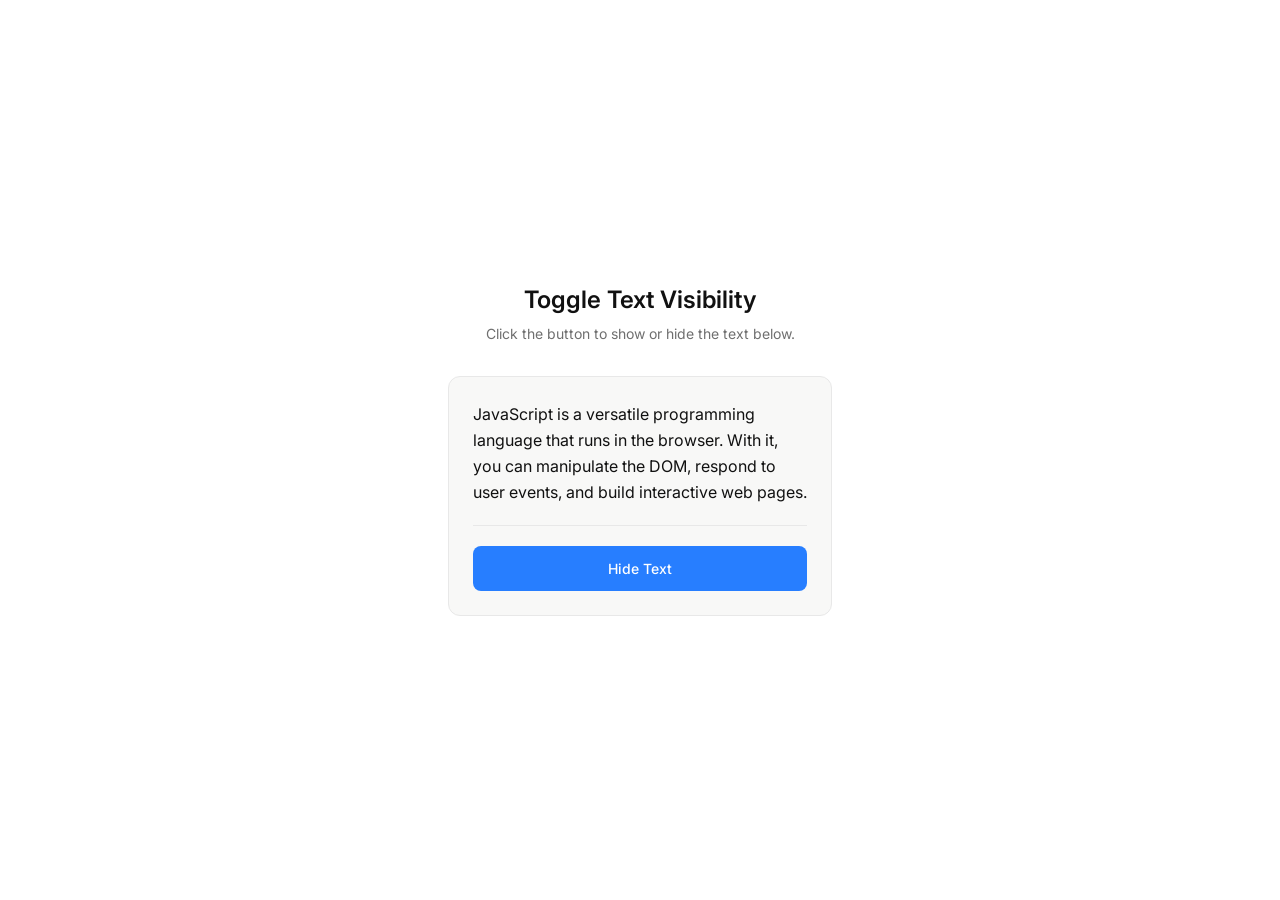
<file: 01-toggle-text-visibility/index.html>
﻿<!DOCTYPE html>
<html lang="en">
  <head>
    <meta charset="UTF-8" />
    <meta name="viewport" content="width=device-width, initial-scale=1.0" />
    <title>Toggle Text Visibility</title>
    <link rel="preconnect" href="https://fonts.googleapis.com" />
    <link rel="preconnect" href="https://fonts.gstatic.com" crossorigin />
    <link
      href="https://fonts.googleapis.com/css2?family=Inter:wght@400;500;600&display=swap"
      rel="stylesheet"
    />
    <link rel="stylesheet" href="css/styles.css" />
  </head>
  <body>
    <main class="page-shell">
      <section class="toggle-card" aria-labelledby="page-title">
        <header class="page-header">
          <h1 id="page-title">Toggle Text Visibility</h1>
          <p>Click the button to show or hide the text below.</p>
        </header>

        <div class="content-panel">
          <p id="textContent" class="text-content">
            JavaScript is a versatile programming language that runs in the
            browser. With it, you can manipulate the DOM, respond to user events,
            and build interactive web pages.
          </p>

          <div class="panel-divider" aria-hidden="true"></div>

          <button id="toggleBtn" class="toggle-button" type="button">
            Hide Text
          </button>
        </div>
      </section>
    </main>
    <script src="js/script.js"></script>
  </body>
</html>
</file>
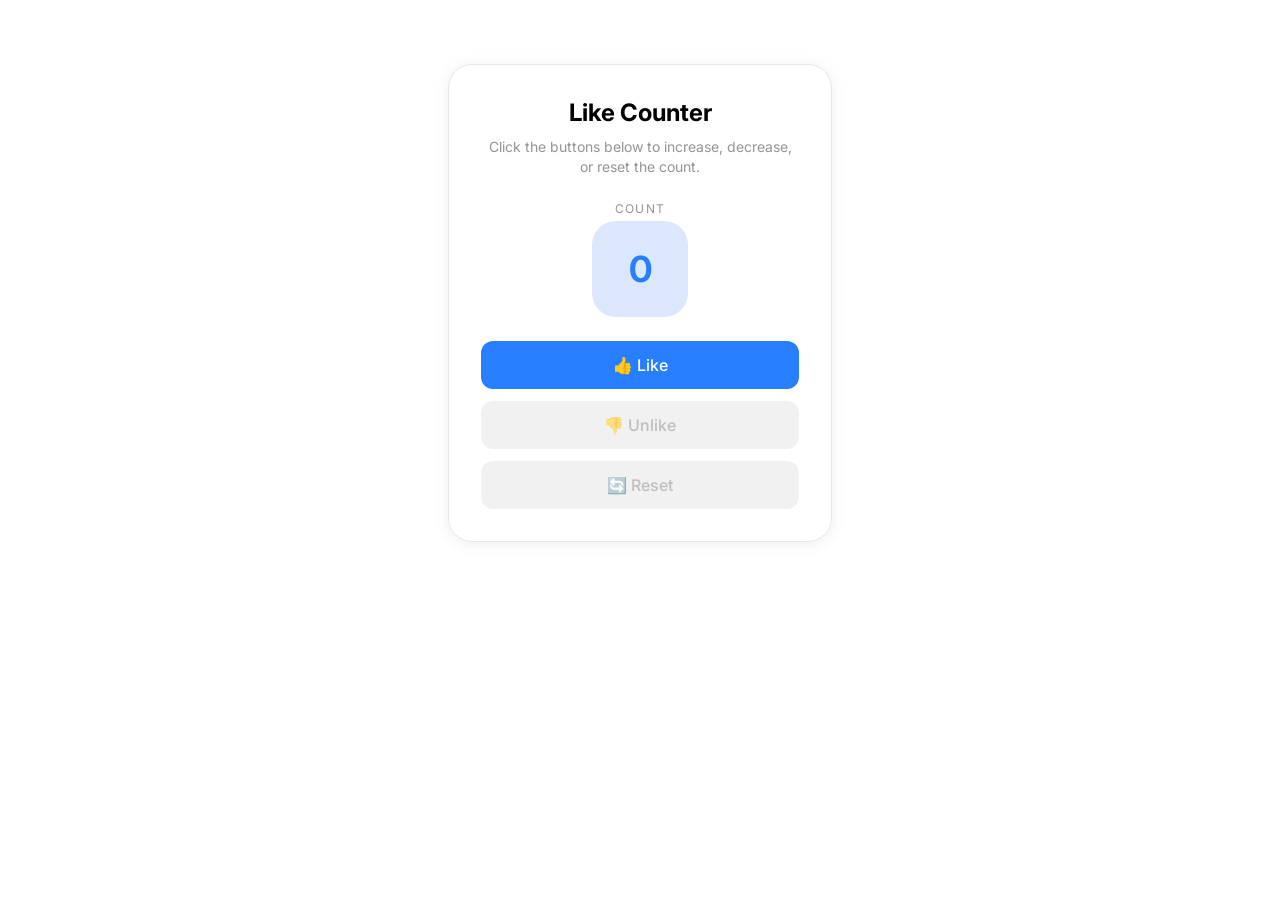
<file: 02-like-counter/index.html>
<!DOCTYPE html>
<html lang="en">
  <head>
    <meta charset="UTF-8" />
    <meta name="viewport" content="width=device-width, initial-scale=1.0" />
    <title>Like Counter</title>
    <link rel="preconnect" href="https://fonts.googleapis.com" />
    <link rel="preconnect" href="https://fonts.gstatic.com" crossorigin />
    <link
      href="https://fonts.googleapis.com/css2?family=Inter:wght@400;500;600;700&display=swap"
      rel="stylesheet"
    />
    <link rel="stylesheet" href="css/styles.css" />
  </head>
  <body>
    <div
      class="bg-background min-h-full flex flex-col items-center justify-center px-6 py-16 font-body"
    >
      <div
        class="bg-white border border-border rounded-xl p-8 w-full max-w-sm flex flex-col items-center gap-6"
        style="box-shadow: 0 2px 16px 0 rgba(0, 0, 0, 0.07)"
      >
        <div class="flex flex-col items-center gap-2">
          <h1 class="text-2xl font-headings font-bold text-foreground">
            Like Counter
          </h1>
          <p class="text-sm text-muted-foreground text-center">
            Click the buttons below to increase, decrease, or reset the count.
          </p>
        </div>

        <div class="flex flex-col items-center gap-1">
          <span class="text-xs text-muted-foreground uppercase tracking-widest">
            Count
          </span>
          <div
            id="likeCount"
            class="text-4xl font-bold text-primary w-24 h-24 rounded-xl bg-secondary flex items-center justify-center"
          >
            0
          </div>
        </div>

        <div class="flex flex-col gap-3 w-full" id="counterControls">
          <button
            id="likeBtn"
            class="w-full bg-primary text-primary-foreground text-base font-medium py-3 rounded-lg"
          >
            👍 Like
          </button>
          <button
            id="unlikeBtn"
            class="w-full bg-secondary text-secondary-foreground text-base font-medium py-3 rounded-lg"
          disabled>
            👎 Unlike
          </button>
          <button
            id="resetBtn"
            class="w-full bg-secondary text-secondary-foreground text-base font-medium py-3 rounded-lg"
            disabled
          >
            🔄 Reset
          </button>
        </div>
      </div>
    </div>

    <script src="js/script.js"></script>
  </body>
</html>
</file>
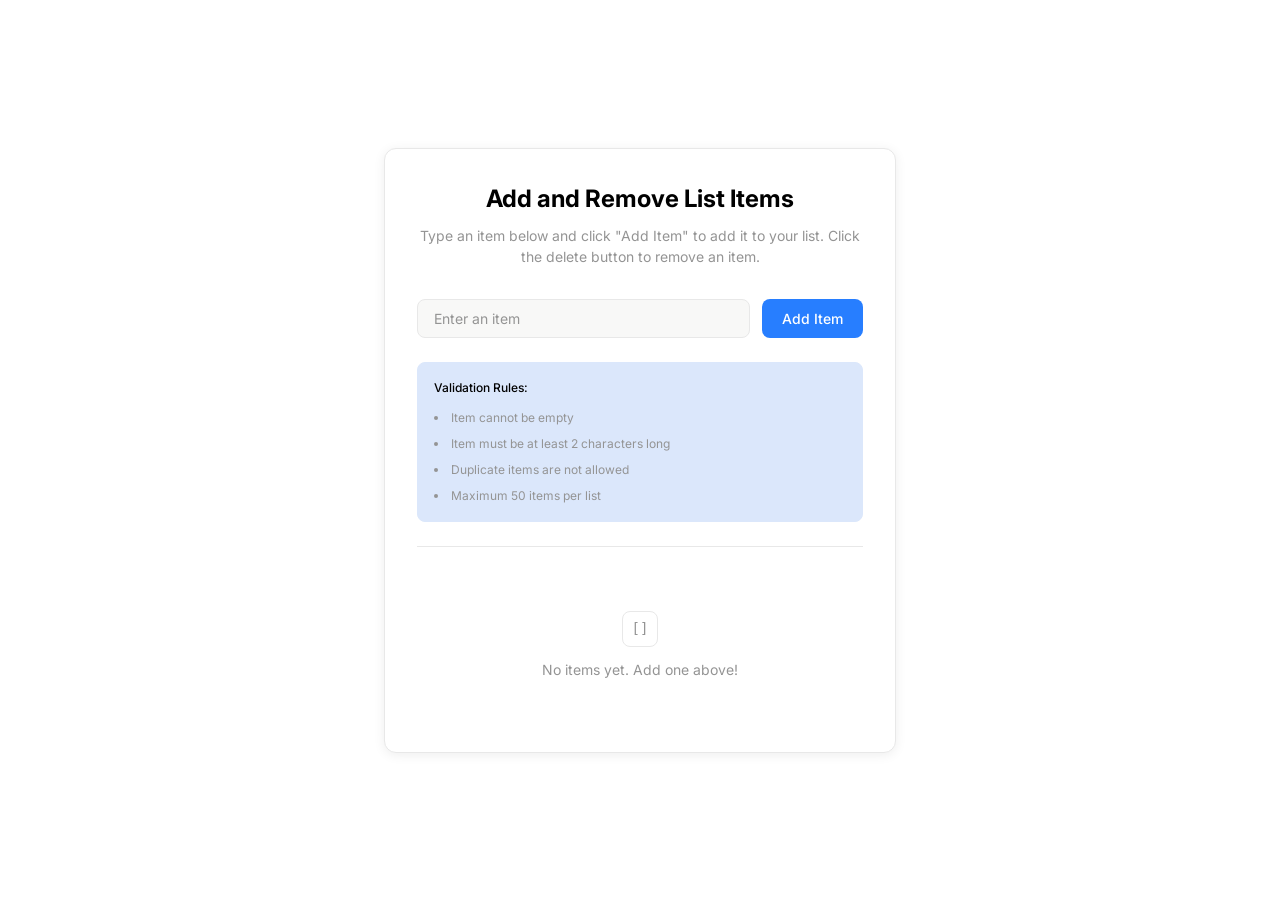
<file: 03-add-remove-list-items/index.html>
<!DOCTYPE html>
<html lang="en">
  <head>
    <meta charset="UTF-8" />
    <meta name="viewport" content="width=device-width, initial-scale=1.0" />
    <title>Add and Remove List Items</title>
    <link rel="preconnect" href="https://fonts.googleapis.com" />
    <link rel="preconnect" href="https://fonts.gstatic.com" crossorigin />
    <link
      href="https://fonts.googleapis.com/css2?family=Inter:wght@400;500;600;700&display=swap"
      rel="stylesheet"
    />
    <link rel="stylesheet" href="css/styles.css" />
  </head>
  <body>
    <main class="page-shell">
      <section class="list-card">
        <header class="card-header">
          <h1>Add and Remove List Items</h1>
          <p>
            Type an item below and click "Add Item" to add it to your list.
            Click the delete button to remove an item.
          </p>
        </header>

        <div class="form-area">
          <div class="input-row">
            <input
              id="itemInput"
              class="item-input"
              type="text"
              placeholder="Enter an item"
              autocomplete="off"
            />
            <button id="addItemBtn" class="primary-btn" type="button">
              Add Item
            </button>
          </div>

          <p id="errorMessage" class="error-message" hidden>
            Please enter an item before adding.
          </p>
        </div>

        <div class="rules-box">
          <p class="rules-title">Validation Rules:</p>
          <ul>
            <li>Item cannot be empty</li>
            <li>Item must be at least 2 characters long</li>
            <li>Duplicate items are not allowed</li>
            <li>Maximum 50 items per list</li>
          </ul>
        </div>

        <div class="list-divider"></div>

        <ul id="itemList" class="item-list">
          <li id="emptyState" class="empty-state">
            <span class="empty-icon" aria-hidden="true">[]</span>
            <span>No items yet. Add one above!</span>
          </li>
        </ul>
      </section>
    </main>

    <script src="js/script.js"></script>
  </body>
</html>
</file>
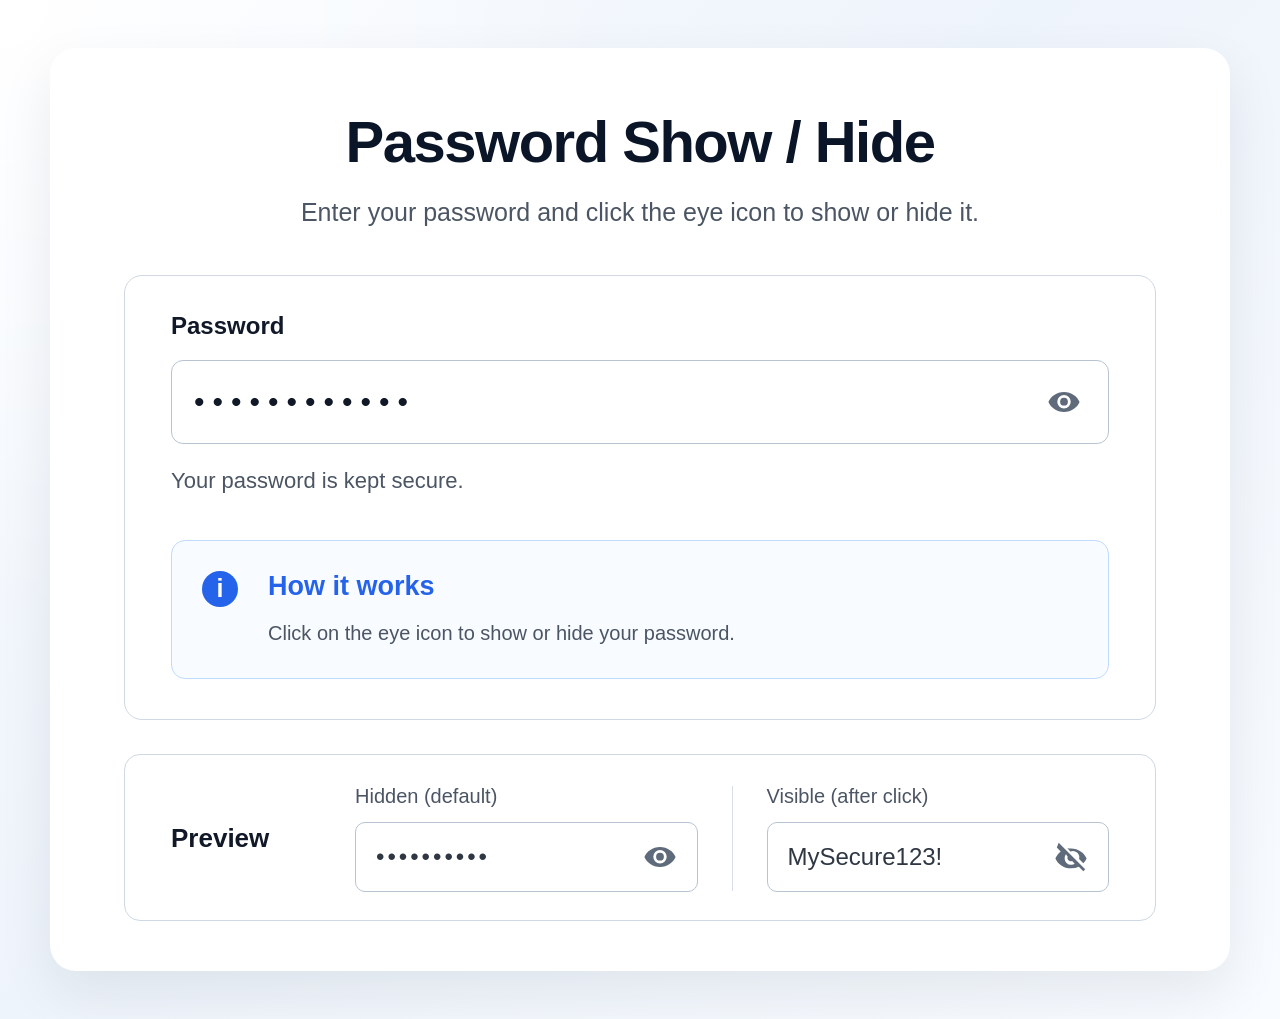
<file: 04-password-show-hide/index.html>
<!DOCTYPE html>
<html lang="en">
<head>
  <meta charset="UTF-8" />
  <meta name="viewport" content="width=device-width, initial-scale=1.0" />
  <title>Password Show / Hide</title>
  <link rel="stylesheet" href="./css/style.css" />
</head>
<body>
  <main class="page-wrapper">
    <section class="main-card">
      <header class="header">
        <h1>Password Show / Hide</h1>
        <p>Enter your password and click the eye icon to show or hide it.</p>
      </header>

      <section class="password-card">
        <label for="passwordInput">Password</label>

        <div class="password-field">
          <input
            type="password"
            id="passwordInput"
            value="MySecure123!"
            aria-label="Password"
          />

          <button
            type="button"
            id="togglePasswordBtn"
            class="eye-btn"
            aria-label="Show password"
          >
            <!-- Normal eye -->
            <svg class="eye-icon" viewBox="0 0 24 24" aria-hidden="true">
              <path d="M12 5C6.8 5 2.7 8.1 1 12c1.7 3.9 5.8 7 11 7s9.3-3.1 11-7c-1.7-3.9-5.8-7-11-7Zm0 11.5A4.5 4.5 0 1 1 12 7a4.5 4.5 0 0 1 0 9.5Zm0-2A2.5 2.5 0 1 0 12 9a2.5 2.5 0 0 0 0 5.5Z"/>
            </svg>

            <!-- Crossed-out eye -->
            <svg class="eye-off-icon" viewBox="0 0 24 24" aria-hidden="true">
              <path d="M3.3 2 22 20.7 20.7 22l-3.2-3.2A12.8 12.8 0 0 1 12 20C6.8 20 2.7 16.9 1 13c.8-1.8 2.1-3.5 3.7-4.8L2 5.3 3.3 2Zm5.1 8.1a4.4 4.4 0 0 0-.9 2.9A4.5 4.5 0 0 0 12 17.5c1 0 1.9-.3 2.6-.8l-1.8-1.8a2.5 2.5 0 0 1-3.2-3.2l-1.2-1.6ZM12 6c5.2 0 9.3 3.1 11 7-.5 1.2-1.3 2.4-2.3 3.4l-3-3A4.5 4.5 0 0 0 11.6 8.1L9.4 5.9c.8.1 1.7.1 2.6.1Z"/>
            </svg>
          </button>
        </div>

        <p class="secure-text">Your password is kept secure.</p>

        <div class="info-box">
          <div class="info-icon">i</div>
          <div>
            <h2>How it works</h2>
            <p>Click on the eye icon to show or hide your password.</p>
          </div>
        </div>
      </section>

      <section class="preview-card">
        <h2>Preview</h2>

        <div class="preview-content">
          <div class="preview-item">
            <p>Hidden (default)</p>

            <div class="mini-password-field">
              <span>••••••••••</span>
              <svg viewBox="0 0 24 24" aria-hidden="true">
                <path d="M12 5C6.8 5 2.7 8.1 1 12c1.7 3.9 5.8 7 11 7s9.3-3.1 11-7c-1.7-3.9-5.8-7-11-7Zm0 11.5A4.5 4.5 0 1 1 12 7a4.5 4.5 0 0 1 0 9.5Zm0-2A2.5 2.5 0 1 0 12 9a2.5 2.5 0 0 0 0 5.5Z"/>
              </svg>
            </div>
          </div>

          <div class="divider"></div>

          <div class="preview-item">
            <p>Visible (after click)</p>

            <div class="mini-password-field">
              <span>MySecure123!</span>
              <svg viewBox="0 0 24 24" aria-hidden="true">
                <path d="M3.3 2 22 20.7 20.7 22l-3.2-3.2A12.8 12.8 0 0 1 12 20C6.8 20 2.7 16.9 1 13c.8-1.8 2.1-3.5 3.7-4.8L2 5.3 3.3 2Zm5.1 8.1a4.4 4.4 0 0 0-.9 2.9A4.5 4.5 0 0 0 12 17.5c1 0 1.9-.3 2.6-.8l-1.8-1.8a2.5 2.5 0 0 1-3.2-3.2l-1.2-1.6ZM12 6c5.2 0 9.3 3.1 11 7-.5 1.2-1.3 2.4-2.3 3.4l-3-3A4.5 4.5 0 0 0 11.6 8.1L9.4 5.9c.8.1 1.7.1 2.6.1Z"/>
              </svg>
            </div>
          </div>
        </div>
      </section>
    </section>
  </main>
<script src="js/script.js"></script>
</body>
</html>
</file>
<file: 01-toggle-text-visibility/css/styles.css>
﻿:root {
  --color-background: #ffffff;
  --color-foreground: #111111;
  --color-muted: #6f6f6f;
  --color-border: #e8e8e8;
  --color-surface: #f8f8f7;
  --color-primary: #277eff;
  --color-primary-foreground: #ffffff;
  --font-body: "Inter", system-ui, -apple-system, BlinkMacSystemFont, "Segoe UI", sans-serif;
  --radius-md: 8px;
  --radius-lg: 12px;
}

* {
  box-sizing: border-box;
  margin: 0;
  padding: 0;
}

html {
  min-height: 100%;
  font-size: 16px;
}

body {
  min-height: 100vh;
  background: var(--color-background);
  color: var(--color-foreground);
  font-family: var(--font-body);
  line-height: 1.5;
}

button {
  border: 0;
  font: inherit;
  cursor: pointer;
}

.page-shell {
  min-height: 100vh;
  display: flex;
  align-items: center;
  justify-content: center;
  padding: 4rem 1.5rem;
}

.toggle-card {
  width: 100%;
  max-width: 24rem;
  display: flex;
  flex-direction: column;
  align-items: center;
  gap: 2rem;
}

.page-header {
  display: flex;
  flex-direction: column;
  align-items: center;
  gap: 0.5rem;
  text-align: center;
}

.page-header h1 {
  color: var(--color-foreground);
  font-size: 1.5rem;
  font-weight: 600;
  line-height: 1.3;
}

.page-header p {
  color: var(--color-muted);
  font-size: 0.875rem;
}

.content-panel {
  width: 100%;
  display: flex;
  flex-direction: column;
  gap: 1.25rem;
  padding: 1.5rem;
  background: var(--color-surface);
  border: 1px solid var(--color-border);
  border-radius: var(--radius-lg);
}

.text-content {
  color: var(--color-foreground);
  font-size: 1rem;
  line-height: 1.625;
}

.panel-divider {
  border-top: 1px solid var(--color-border);
}

.toggle-button {
  width: 100%;
  padding: 0.75rem 1.5rem;
  color: var(--color-primary-foreground);
  background: var(--color-primary);
  border-radius: var(--radius-md);
  font-size: 0.875rem;
  font-weight: 500;
}

.toggle-button:hover {
  background: #176ee8;
}

.toggle-button:focus-visible {
  outline: 3px solid rgba(39, 126, 255, 0.28);
  outline-offset: 2px;
}

/* CSS rules control the hidden/visible states */
.hidden { display: none; }
</file>
<file: 03-add-remove-list-items/css/styles.css>
:root {
  --background: #ffffff;
  --foreground: #000000;
  --border: #e8e8e8;
  --input: #f8f8f7;
  --primary: #277eff;
  --primary-foreground: #ffffff;
  --secondary: #dbe7fb;
  --muted: #e8e8e8;
  --muted-foreground: #949494;
  --error-bg: #fff1f2;
  --error-border: #fecdd3;
  --error-text: #be123c;
  --font-body: "Inter", system-ui, sans-serif;
}

* {
  box-sizing: border-box;
  margin: 0;
  padding: 0;
}

html,
body {
  min-height: 100%;
}

body {
  background: var(--background);
  color: var(--foreground);
  font-family: var(--font-body);
  line-height: 1.5;
}

button,
input {
  font: inherit;
}

button {
  cursor: pointer;
}

.page-shell {
  align-items: center;
  display: flex;
  justify-content: center;
  min-height: 100vh;
  padding: 64px 16px;
}

.list-card {
  background: #ffffff;
  border: 1px solid var(--border);
  border-radius: 12px;
  box-shadow: 0 2px 12px rgba(0, 0, 0, 0.07);
  max-width: 512px;
  padding: 32px;
  width: 100%;
}

.card-header {
  margin-bottom: 32px;
  text-align: center;
}

.card-header h1 {
  font-size: 24px;
  font-weight: 700;
  margin-bottom: 8px;
}

.card-header p {
  color: var(--muted-foreground);
  font-size: 14px;
}

.form-area {
  display: flex;
  flex-direction: column;
  gap: 12px;
  margin-bottom: 24px;
}

.input-row {
  display: flex;
  gap: 12px;
}

.item-input {
  background: var(--input);
  border: 1px solid var(--border);
  border-radius: 8px;
  color: var(--foreground);
  flex: 1;
  font-size: 14px;
  min-width: 0;
  padding: 8px 16px;
}

.item-input::placeholder {
  color: var(--muted-foreground);
}

.primary-btn {
  background: var(--primary);
  border: 0;
  border-radius: 8px;
  color: var(--primary-foreground);
  flex-shrink: 0;
  font-size: 14px;
  font-weight: 500;
  padding: 8px 20px;
}

.error-message {
  background: var(--error-bg);
  border: 1px solid var(--error-border);
  border-radius: 8px;
  color: var(--error-text);
  font-size: 12px;
  font-weight: 500;
  padding: 8px 12px;
}

.rules-box {
  background: var(--secondary);
  border: 1px solid var(--secondary);
  border-radius: 8px;
  margin-bottom: 24px;
  padding: 16px;
}

.rules-title {
  font-size: 12px;
  font-weight: 500;
  margin-bottom: 12px;
}

.rules-box ul {
  color: var(--muted-foreground);
  display: flex;
  flex-direction: column;
  font-size: 12px;
  gap: 8px;
  list-style-position: inside;
}

.list-divider {
  border-top: 1px solid var(--border);
  margin-bottom: 24px;
}

.item-list {
  display: flex;
  flex-direction: column;
  gap: 12px;
  list-style: none;
  min-height: 116px;
}

.list-item {
  align-items: center;
  background: var(--input);
  border: 1px solid var(--border);
  border-radius: 8px;
  display: flex;
  gap: 12px;
  justify-content: space-between;
  padding: 8px 16px;
}

.list-item span {
  font-size: 14px;
  overflow-wrap: anywhere;
}

.delete-btn {
  background: transparent;
  border: 0;
  color: var(--muted-foreground);
  flex-shrink: 0;
  font-size: 16px;
  line-height: 1;
  padding: 4px 8px;
}

.delete-btn:hover {
  color: var(--error-text);
}

.empty-state {
  align-items: center;
  color: var(--muted-foreground);
  display: flex;
  flex-direction: column;
  font-size: 14px;
  gap: 12px;
  justify-content: center;
  padding: 40px 0;
  text-align: center;
}

.empty-icon {
  align-items: center;
  border: 1px solid var(--muted);
  border-radius: 8px;
  color: var(--muted-foreground);
  display: inline-flex;
  font-family: ui-monospace, SFMono-Regular, Menlo, Monaco, Consolas, monospace;
  height: 36px;
  justify-content: center;
  width: 36px;
}

@media (max-width: 520px) {
  .list-card {
    padding: 24px;
  }

  .input-row {
    flex-direction: column;
  }

  .primary-btn {
    width: 100%;
  }
}


[hidden] {
  display: none !important;
}
</file>
<file: 04-password-show-hide/css/style.css>
* {
  box-sizing: border-box;
  margin: 0;
  padding: 0;
}

body {
  min-height: 100vh;
  font-family: Arial, Helvetica, sans-serif;
  color: #0f172a;
  background:
    radial-gradient(circle at top left, rgba(255, 255, 255, 0.95), transparent 38%),
    linear-gradient(135deg, #f8fbff 0%, #eef4fb 45%, #f8fbff 100%);
}

.page-wrapper {
  min-height: 100vh;
  display: flex;
  align-items: center;
  justify-content: center;
  padding: 48px 24px;
}

.main-card {
  width: 100%;
  max-width: 1180px;
  background: #ffffff;
  border-radius: 26px;
  padding: 62px 74px 50px;
  box-shadow: 0 22px 55px rgba(15, 23, 42, 0.08);
}

.header {
  text-align: center;
  margin-bottom: 48px;
}

.header h1 {
  font-size: 58px;
  line-height: 1.1;
  font-weight: 800;
  letter-spacing: -1.5px;
  color: #0b1528;
  margin-bottom: 24px;
}

.header p {
  font-size: 25px;
  color: #4b5563;
}

.password-card {
  border: 1px solid #cfd8e3;
  border-radius: 18px;
  padding: 36px 46px 40px;
  margin-bottom: 34px;
}

.password-card label {
  display: inline-block;
  font-size: 24px;
  font-weight: 700;
  color: #111827;
  margin-bottom: 20px;
}

.password-field {
  height: 84px;
  border: 1px solid #b8c3d1;
  border-radius: 12px;
  display: flex;
  align-items: center;
  padding: 0 22px;
  background: #ffffff;
}

.password-field input {
  width: 100%;
  border: 0;
  outline: 0;
  font-size: 30px;
  letter-spacing: 8px;
  color: #111827;
  background: transparent;
}

.eye-btn {
  width: 46px;
  height: 46px;
  border: 0;
  background: transparent;
  cursor: pointer;
  color: #5f6b7a;
  display: flex;
  align-items: center;
  justify-content: center;
}

.eye-btn svg,
.mini-password-field svg {
  width: 34px;
  height: 34px;
  fill: currentColor;
}

.secure-text {
  font-size: 22px;
  color: #4b5563;
  margin-top: 24px;
  margin-bottom: 46px;
}

.info-box {
  display: flex;
  gap: 30px;
  align-items: flex-start;
  border: 1px solid #bfdbfe;
  background: #f8fbff;
  border-radius: 14px;
  padding: 30px;
}

.info-icon {
  width: 36px;
  height: 36px;
  flex: 0 0 36px;
  border-radius: 50%;
  background: #2563eb;
  color: #ffffff;
  font-size: 25px;
  font-weight: 700;
  display: flex;
  align-items: center;
  justify-content: center;
}

.info-box h2 {
  font-size: 27px;
  color: #2563eb;
  margin-bottom: 16px;
}

.info-box p {
  font-size: 20px;
  color: #4b5563;
  line-height: 1.5;
}

.preview-card {
  border: 1px solid #cfd8e3;
  border-radius: 16px;
  padding: 30px 46px 28px;
  display: grid;
  grid-template-columns: 150px 1fr;
  align-items: center;
  gap: 34px;
}

.preview-card h2 {
  font-size: 26px;
  color: #111827;
}

.preview-content {
  display: grid;
  grid-template-columns: 1fr 1px 1fr;
  gap: 34px;
  align-items: center;
}

.preview-item p {
  font-size: 20px;
  color: #4b5563;
  margin-bottom: 14px;
}

.mini-password-field {
  height: 70px;
  border: 1px solid #b8c3d1;
  border-radius: 10px;
  padding: 0 20px;
  display: flex;
  align-items: center;
  justify-content: space-between;
  color: #5f6b7a;
  background: #ffffff;
}

.mini-password-field span {
  font-size: 24px;
  color: #2f3743;
  letter-spacing: 3px;
}

.preview-item:last-child .mini-password-field span {
  letter-spacing: 0;
}

.divider {
  width: 1px;
  height: 105px;
  background: #d8dee8;
}

@media (max-width: 900px) {
  .main-card {
    padding: 42px 28px;
  }

  .header h1 {
    font-size: 40px;
  }

  .header p {
    font-size: 19px;
  }

  .password-card {
    padding: 28px 24px;
  }

  .preview-card {
    grid-template-columns: 1fr;
  }

  .preview-content {
    grid-template-columns: 1fr;
  }

  .divider {
    width: 100%;
    height: 1px;
  }
}

@media (max-width: 560px) {
  .page-wrapper {
    padding: 24px 14px;
  }

  .main-card {
    border-radius: 18px;
    padding: 32px 18px;
  }

  .header h1 {
    font-size: 32px;
  }

  .password-field {
    height: 68px;
  }

  .password-field input {
    font-size: 22px;
  }

  .info-box {
    gap: 18px;
    padding: 22px;
  }

  .preview-card {
    padding: 24px;
  }
}

.eye-off-icon {
  display: none;
}

.eye-btn.visible .eye-icon {
  display: none;
}

.eye-btn.visible .eye-off-icon {
  display: block;
}
</file>
<file: 02-like-counter/css/styles.css>
/*! tailwindcss v4.3.0 | MIT License | https://tailwindcss.com */
@layer properties;
@layer theme, base, components, utilities;
@layer theme {
  :root,
  :root {
    --font-sans:
      ui-sans-serif, system-ui, sans-serif, "Apple Color Emoji",
      "Segoe UI Emoji", "Segoe UI Symbol", "Noto Color Emoji";
    --font-mono:
      ui-monospace, SFMono-Regular, Menlo, Monaco, Consolas,
      "Liberation Mono", "Courier New", monospace;
    --color-white: #fff;
    --spacing: 0.25rem;
    --container-sm: 24rem;
    --text-xs: 12px;
    --text-xs--line-height: calc(1 / 0.75);
    --text-sm: 14px;
    --text-sm--line-height: calc(1.25 / 0.875);
    --text-base: 16px;
    --text-base--line-height: calc(1.5 / 1);
    --text-2xl: 24px;
    --text-2xl--line-height: calc(2 / 1.5);
    --text-4xl: 36px;
    --text-4xl--line-height: calc(2.5 / 2.25);
    --font-weight-medium: 500;
    --font-weight-bold: 700;
    --tracking-widest: 0.1em;
    --radius-sm: 4px;
    --radius-lg: 12px;
    --radius-xl: 24px;
    --default-font-family: var(--font-sans);
    --default-mono-font-family: var(--font-mono);
    --color-background: #ffffff;
    --color-foreground: #000000;
    --color-border: #e8e8e8;
    --color-primary: #277eff;
    --color-primary-foreground: #ffffff;
    --color-secondary: #dbe7fb;
    --color-secondary-foreground: #277eff;
    --color-muted: #e8e8e8;
    --color-muted-foreground: #949494;
    --font-body: Inter;
    --font-headings: Inter;
  }
}
@layer base {
  *,
  ::after,
  ::before,
  ::backdrop,
  ::file-selector-button {
    box-sizing: border-box;
    margin: 0;
    padding: 0;
    border: 0 solid;
  }
  html,
  :root {
    line-height: 1.5;
    -webkit-text-size-adjust: 100%;
    tab-size: 4;
    font-family: var(
      --default-font-family,
      ui-sans-serif,
      system-ui,
      sans-serif,
      "Apple Color Emoji",
      "Segoe UI Emoji",
      "Segoe UI Symbol",
      "Noto Color Emoji"
    );
    font-feature-settings: var(--default-font-feature-settings, normal);
    font-variation-settings: var(
      --default-font-variation-settings,
      normal
    );
    -webkit-tap-highlight-color: transparent;
  }
  hr {
    height: 0;
    color: inherit;
    border-top-width: 1px;
  }
  abbr:where([title]) {
    -webkit-text-decoration: underline dotted;
    text-decoration: underline dotted;
  }
  h1,
  h2,
  h3,
  h4,
  h5,
  h6 {
    font-size: inherit;
    font-weight: inherit;
  }
  a {
    color: inherit;
    -webkit-text-decoration: inherit;
    text-decoration: inherit;
  }
  b,
  strong {
    font-weight: bolder;
  }
  code,
  kbd,
  samp,
  pre {
    font-family: var(
      --default-mono-font-family,
      ui-monospace,
      SFMono-Regular,
      Menlo,
      Monaco,
      Consolas,
      "Liberation Mono",
      "Courier New",
      monospace
    );
    font-feature-settings: var(
      --default-mono-font-feature-settings,
      normal
    );
    font-variation-settings: var(
      --default-mono-font-variation-settings,
      normal
    );
    font-size: 1em;
  }
  small {
    font-size: 80%;
  }
  sub,
  sup {
    font-size: 75%;
    line-height: 0;
    position: relative;
    vertical-align: baseline;
  }
  sub {
    bottom: -0.25em;
  }
  sup {
    top: -0.5em;
  }
  table {
    text-indent: 0;
    border-color: inherit;
    border-collapse: collapse;
  }
  :-moz-focusring {
    outline: auto;
  }
  progress {
    vertical-align: baseline;
  }
  summary {
    display: list-item;
  }
  ol,
  ul,
  menu {
    list-style: none;
  }
  img,
  svg,
  video,
  canvas,
  audio,
  iframe,
  embed,
  object {
    display: block;
    vertical-align: middle;
  }
  img,
  video {
    max-width: 100%;
    height: auto;
  }
  button,
  input,
  select,
  optgroup,
  textarea,
  ::file-selector-button {
    font: inherit;
    font-feature-settings: inherit;
    font-variation-settings: inherit;
    letter-spacing: inherit;
    color: inherit;
    border-radius: 0;
    background-color: transparent;
    opacity: 1;
  }
  :where(select:is([multiple], [size])) optgroup {
    font-weight: bolder;
  }
  :where(select:is([multiple], [size])) optgroup option {
    padding-inline-start: 20px;
  }
  ::file-selector-button {
    margin-inline-end: 4px;
  }
  ::placeholder {
    opacity: 1;
  }
  @supports (not (-webkit-appearance: -apple-pay-button)) or
    (contain-intrinsic-size: 1px) {
    ::placeholder {
      color: currentcolor;
      @supports (color: color-mix(in lab, red, red)) {
        color: color-mix(in oklab, currentcolor 50%, transparent);
      }
    }
  }
  textarea {
    resize: vertical;
  }
  ::-webkit-search-decoration {
    -webkit-appearance: none;
  }
  ::-webkit-date-and-time-value {
    min-height: 1lh;
    text-align: inherit;
  }
  ::-webkit-datetime-edit {
    display: inline-flex;
  }
  ::-webkit-datetime-edit-fields-wrapper {
    padding: 0;
  }
  ::-webkit-datetime-edit,
  ::-webkit-datetime-edit-year-field,
  ::-webkit-datetime-edit-month-field,
  ::-webkit-datetime-edit-day-field,
  ::-webkit-datetime-edit-hour-field,
  ::-webkit-datetime-edit-minute-field,
  ::-webkit-datetime-edit-second-field,
  ::-webkit-datetime-edit-millisecond-field,
  ::-webkit-datetime-edit-meridiem-field {
    padding-block: 0;
  }
  ::-webkit-calendar-picker-indicator {
    line-height: 1;
  }
  :-moz-ui-invalid {
    box-shadow: none;
  }
  button,
  input:where([type="button"], [type="reset"], [type="submit"]),
  ::file-selector-button {
    appearance: button;
  }
  ::-webkit-inner-spin-button,
  ::-webkit-outer-spin-button {
    height: auto;
  }
  [hidden]:where(:not([hidden="until-found"])) {
    display: none !important;
  }
}
@layer utilities {
  .flex {
    display: flex;
  }
  .h-24 {
    height: calc(var(--spacing) * 24);
  }
  .min-h-full {
    min-height: 100%;
  }
  .w-24 {
    width: calc(var(--spacing) * 24);
  }
  .w-full {
    width: 100%;
  }
  .max-w-sm {
    max-width: var(--container-sm);
  }
  .flex-col {
    flex-direction: column;
  }
  .items-center {
    align-items: center;
  }
  .justify-center {
    justify-content: center;
  }
  .gap-1 {
    gap: calc(var(--spacing) * 1);
  }
  .gap-2 {
    gap: calc(var(--spacing) * 2);
  }
  .gap-3 {
    gap: calc(var(--spacing) * 3);
  }
  .gap-6 {
    gap: calc(var(--spacing) * 6);
  }
  .rounded-lg {
    border-radius: var(--radius-lg);
  }
  .rounded-xl {
    border-radius: var(--radius-xl);
  }
  .border {
    border-style: var(--tw-border-style);
    border-width: 1px;
  }
  .border-border {
    border-color: var(--color-border);
  }
  .bg-background {
    background-color: var(--color-background);
  }
  .bg-muted {
    background-color: var(--color-muted);
  }
  .bg-primary {
    background-color: var(--color-primary);
  }
  .bg-secondary {
    background-color: var(--color-secondary);
  }
  .bg-white {
    background-color: var(--color-white);
  }
  .p-8 {
    padding: calc(var(--spacing) * 8);
  }
  .px-6 {
    padding-inline: calc(var(--spacing) * 6);
  }
  .py-3 {
    padding-block: calc(var(--spacing) * 3);
  }
  .py-16 {
    padding-block: calc(var(--spacing) * 16);
  }
  .text-center {
    text-align: center;
  }
  .font-body {
    font-family: var(--font-body);
  }
  .font-headings {
    font-family: var(--font-headings);
  }
  .text-2xl {
    font-size: var(--text-2xl);
    line-height: var(--tw-leading, var(--text-2xl--line-height));
  }
  .text-4xl {
    font-size: var(--text-4xl);
    line-height: var(--tw-leading, var(--text-4xl--line-height));
  }
  .text-base {
    font-size: var(--text-base);
    line-height: var(--tw-leading, var(--text-base--line-height));
  }
  .text-sm {
    font-size: var(--text-sm);
    line-height: var(--tw-leading, var(--text-sm--line-height));
  }
  .text-xs {
    font-size: var(--text-xs);
    line-height: var(--tw-leading, var(--text-xs--line-height));
  }
  .font-bold {
    --tw-font-weight: var(--font-weight-bold);
    font-weight: var(--font-weight-bold);
  }
  .font-medium {
    --tw-font-weight: var(--font-weight-medium);
    font-weight: var(--font-weight-medium);
  }
  .tracking-widest {
    --tw-tracking: var(--tracking-widest);
    letter-spacing: var(--tracking-widest);
  }
  .text-foreground {
    color: var(--color-foreground);
  }
  .text-muted-foreground {
    color: var(--color-muted-foreground);
  }
  .text-primary {
    color: var(--color-primary);
  }
  .text-primary-foreground {
    color: var(--color-primary-foreground);
  }
  .text-secondary-foreground {
    color: var(--color-secondary-foreground);
  }
  .uppercase {
    text-transform: uppercase;
  }
}
:disabled {
  background-color: var(--color-muted);
  color: var(--color-muted-foreground);
  cursor: not-allowed;
  opacity: 0.6;
}
@property --tw-border-style {
  syntax: "*";
  inherits: false;
  initial-value: solid;
}
@property --tw-font-weight {
  syntax: "*";
  inherits: false;
}
@property --tw-tracking {
  syntax: "*";
  inherits: false;
}
@layer properties {
  @supports ((-webkit-hyphens: none) and (not (margin-trim: inline))) or
    ((-moz-orient: inline) and (not (color: rgb(from red r g b)))) {
    *,
    ::before,
    ::after,
    ::backdrop {
      --tw-border-style: solid;
      --tw-font-weight: initial;
      --tw-tracking: initial;
    }
  }
}
</file>
